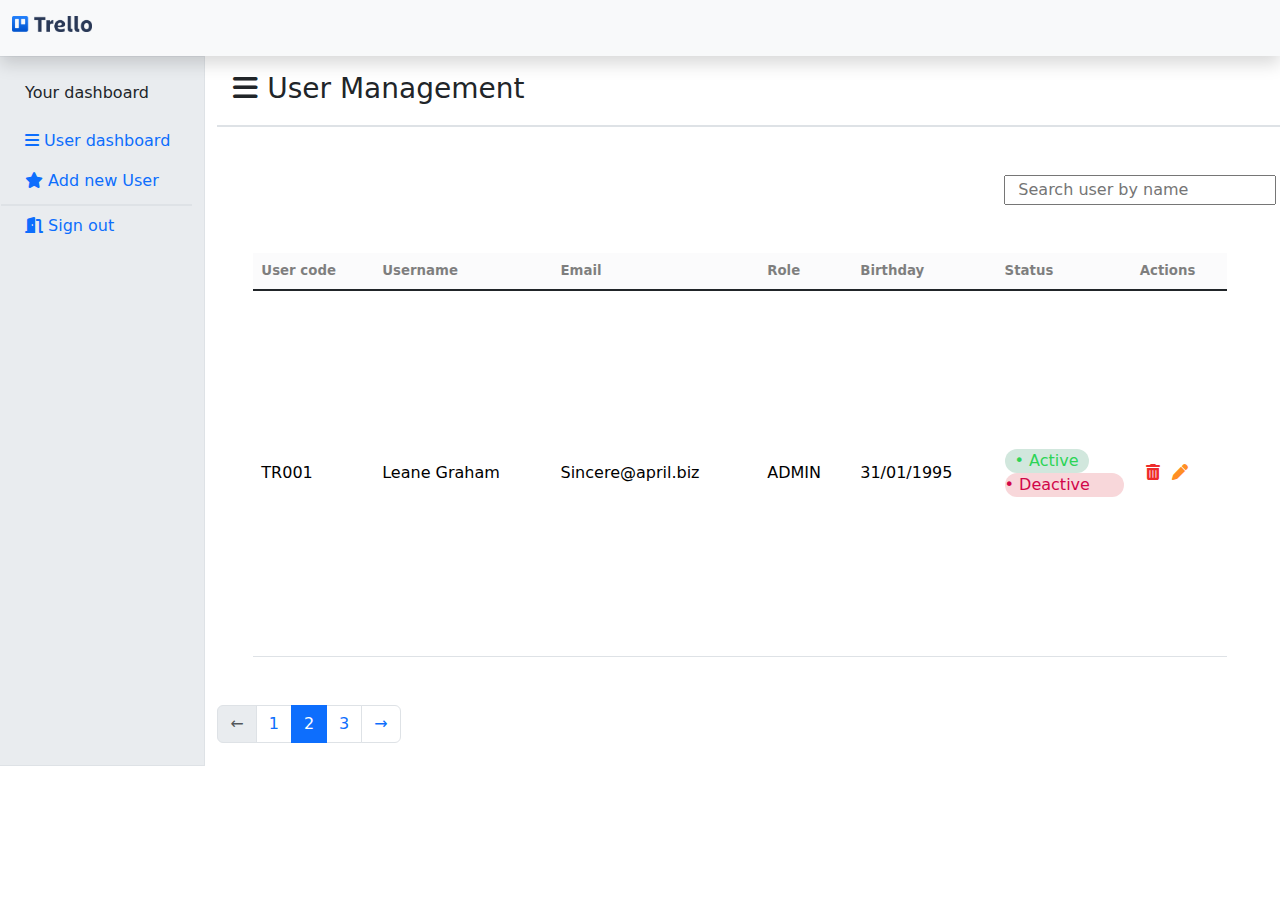
<file: Dashboard.html>
<!DOCTYPE html>
<html lang="en">
  <head>
    <meta charset="UTF-8" />
    <meta name="viewport" content="width=device-width, initial-scale=1.0" />
    <link
      href="https://cdn.jsdelivr.net/npm/bootstrap@5.3.3/dist/css/bootstrap.min.css"
      rel="stylesheet"
      integrity="sha384-QWTKZyjpPEjISv5WaRU9OFeRpok6YctnYmDr5pNlyT2bRjXh0JMhjY6hW+ALEwIH"
      crossorigin="anonymous"
    />
    <link rel="stylesheet" href="./css/user_managerment.css" />
    <link
      rel="stylesheet"
      href="https://cdnjs.cloudflare.com/ajax/libs/font-awesome/6.7.2/css/all.min.css"
      integrity="sha512-Evv84Mr4kqVGRNSgIGL/F/aIDqQb7xQ2vcrdIwxfjThSH8CSR7PBEakCr51Ck+w+/U6swU2Im1vVX0SVk9ABhg=="
      crossorigin="anonymous"
      referrerpolicy="no-referrer"
    />
    <title>User Managerment</title>
  </head>
  <body>
    <!-- Navbar start-->
    <nav class="navbar shadow bg-body-tertiary">
      <div class="container-fluid">
        <a class="navbar-brand" href="#">
          <img
            src="./assets/images/navbar_logo.png"
            alt="Logo"
            width="80"
            height="16"
            class="d-inline-block align-text-top"
          />
        </a>
      </div>
    </nav>
    <!-- navbar end -->
    <div class="row h-100">
      <!-- sidebar start -->
      <div id="sideBar" class="col-2 border bg-body-secondary h-100">
        <div style="list-style-type: none" class="mt-4 mb-3 ms-4">
          Your dashboard
        </div>
        <div class="text-primary ms-4 mt-4">
          <a class="text-decoration-none"
            ><i class="fa-solid fa-bars"></i> User dashboard</a
          >
        </div>
        <div class="text-primary ms-4 mt-3">
          <a class="text-decoration-none"
            ><i class="fa-solid fa-star mb-3"></i> Add new User</a
          >
        </div>

        <div class="border-top border-2">
          <div class="text-primary ms-4 mt-2">
            <a class="text-decoration-none"
              ><i class="fa-solid fa-door-open"></i> Sign out</a
            >
          </div>
        </div>
      </div>
      <!-- sidebar end -->
      <!-- content -->
      <div class="d-flex flex-column col-10 h-100">
        <!--content header -->
        <div style="height: 71px" class="content-header border-2 border-bottom">
          <h3 class="m-3"><i class="fa-solid fa-bars"></i> User Management</h3>
        </div>
        <!-- search box -->
        <div class="row justify-content-end">
          <input
            class="col-3 mt-5 me-3"
            type="text"
            placeholder="Search user by name"
          />
        </div>
        <!-- table -->
        <div class="row col-11">
          <table class="table m-5">
            <thead class="table-light">
              <tr>
                <th>User code</th>
                <th>Username</th>
                <th>Email</th>
                <th>Role</th>
                <th>Birthday</th>
                <th>Status</th>
                <th>Actions</th>
              </tr>
            </thead>
            <tbody id="tableBody" class="table-group-divider">
              <tr>
                <td>TR001</td>
                <td>Leane Graham</td>
                <td>Sincere@april.biz</td>
                <td>ADMIN</td>
                <td>31/01/1995</td>
                <td>
                  <div
                    id="statusTag"
                    style="color: rgb(44, 212, 86)"
                    class="bg-success-subtle rounded-pill"
                  >
                    &bull; Active
                  </div>
                  <div
                    style="color: rgb(209, 6, 73)"
                    class="bg-danger-subtle rounded-pill"
                  >
                    &bull; Deactive
                  </div>
                </td>
                <td>
                  <button class="border-0 bg-white">
                    <i
                      class="fa-solid fa-trash-can"
                      style="color: #ee2b2b"
                    ></i></button
                  ><button class="border-0 bg-white">
                    <i class="fa-solid fa-pen" style="color: #ff8e24"></i>
                  </button>
                </td>
              </tr>
            </tbody>
          </table>
        </div>
        <!-- pages -->
        <div class="row">
          <nav aria-label="...">
            <ul class="pagination">
              <li class="page-item disabled">
                <a class="page-link">&#8592;</a>
              </li>
              <li class="page-item"><a class="page-link" href="#">1</a></li>
              <li class="page-item active" aria-current="page">
                <a class="page-link" href="#">2</a>
              </li>
              <li class="page-item"><a class="page-link" href="#">3</a></li>
              <li class="page-item">
                <a class="page-link" href="#">&#8594;</a>
              </li>
            </ul>
          </nav>
        </div>
      </div>
    </div>
    <!-- js -->
    <script src="./js/main.js"></script>
    <!-- <script src="./js/database.js"></script> -->
    <script
      src="https://cdn.jsdelivr.net/npm/bootstrap@5.3.3/dist/js/bootstrap.bundle.min.js"
      integrity="sha384-YvpcrYf0tY3lHB60NNkmXc5s9fDVZLESaAA55NDzOxhy9GkcIdslK1eN7N6jIeHz"
      crossorigin="anonymous"
    ></script>
  </body>
</html>
</file>
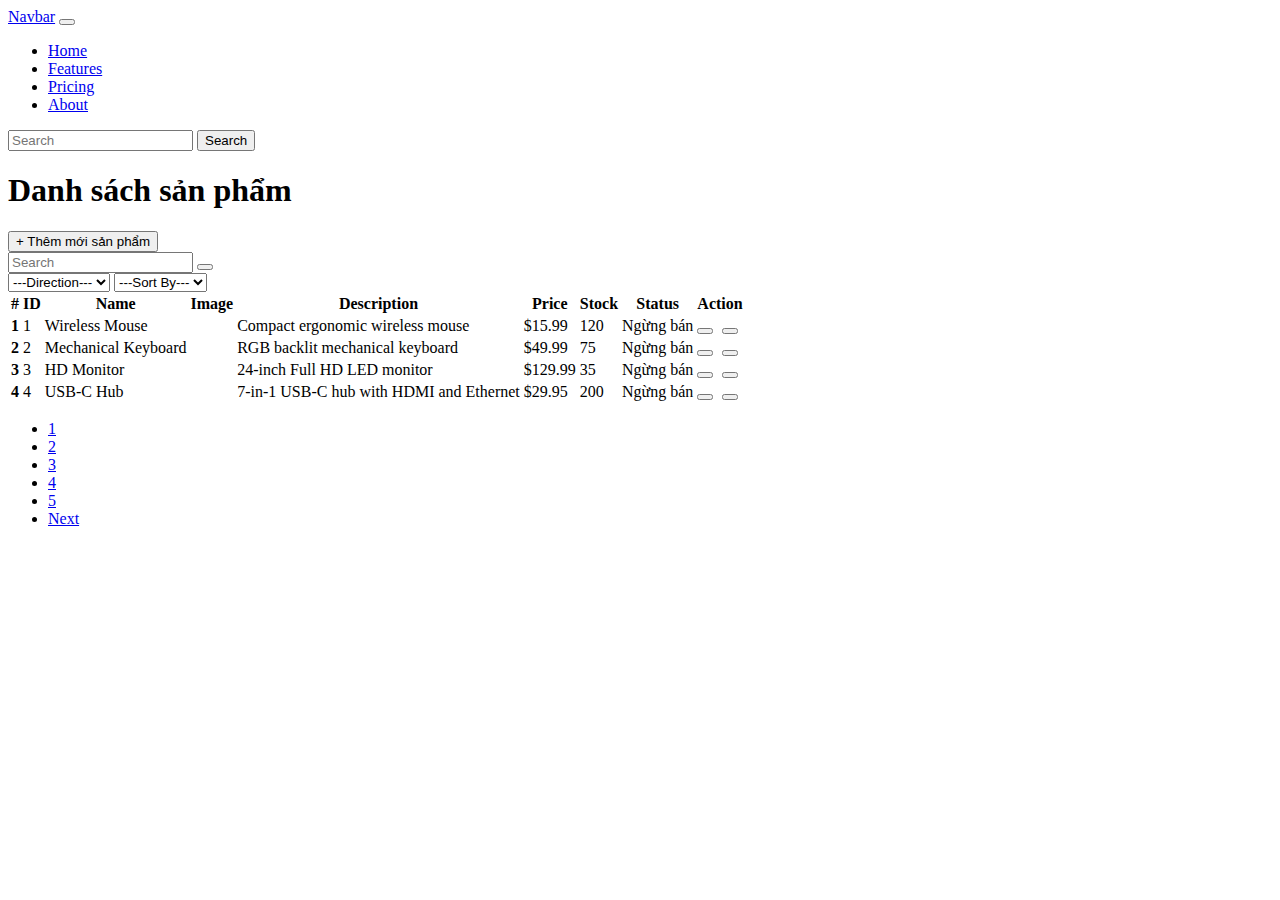
<file: demo.html>
<!DOCTYPE html>
<html lang="en">
  <head>
    <meta charset="UTF-8" />
    <meta name="viewport" content="width=device-width, initial-scale=1.0" />
    <title>Document</title>
    <link
      href="https://cdn.jsdelivr.net/npm/bootstrap@5.3.5/dist/css/bootstrap.min.css"
      rel="stylesheet"
      integrity="sha384-SgOJa3DmI69IUzQ2PVdRZhwQ+dy64/BUtbMJw1MZ8t5HZApcHrRKUc4W0kG879m7"
      crossorigin="anonymous"
    />
    <link
      rel="stylesheet"
      href="https://site-assets.fontawesome.com/releases/v6.7.2/css/all.css"
    />
  </head>

  <body onload="renderListProduct()">
    <header>
      <nav class="navbar navbar-expand-lg bg-primary" data-bs-theme="dark">
        <div class="container-fluid">
          <a class="navbar-brand" href="#">Navbar</a>
          <button
            class="navbar-toggler"
            type="button"
            data-bs-toggle="collapse"
            data-bs-target="#navbarColor02"
            aria-controls="navbarColor02"
            aria-expanded="false"
            aria-label="Toggle navigation"
          >
            <span class="navbar-toggler-icon"></span>
          </button>
          <div class="collapse navbar-collapse" id="navbarColor02">
            <ul class="navbar-nav me-auto mb-2 mb-lg-0">
              <li class="nav-item">
                <a class="nav-link active" aria-current="page" href="#">Home</a>
              </li>
              <li class="nav-item">
                <a class="nav-link" href="#">Features</a>
              </li>
              <li class="nav-item">
                <a class="nav-link" href="#">Pricing</a>
              </li>
              <li class="nav-item">
                <a class="nav-link" href="#">About</a>
              </li>
            </ul>
            <form class="d-flex" role="search">
              <input
                class="form-control me-2"
                type="search"
                placeholder="Search"
                aria-label="Search"
              />
              <button class="btn btn-outline-light" type="submit">
                Search
              </button>
            </form>
          </div>
        </div>
      </nav>
    </header>

    <main>
      <div class="content m-5 p-4 rounded rounded-1 border border-1">
        <h1 class="text-center">Danh sách sản phẩm</h1>
        <!-- <button onclick="showFormAdd()">Show Form ADD</button> -->
        <div class="d-flex justify-content-between align-items-center">
          <button
            class="btn btn-primary mb-5"
            data-bs-toggle="modal"
            data-bs-target="#modal-add"
          >
            + Thêm mới sản phẩm
          </button>
          <form class="d-flex" role="search" id="form-search">
            <input
              class="form-control me-2"
              type="search"
              id="keyword"
              placeholder="Search"
              aria-label="Search"
            />
            <button class="btn btn-outline-success" type="submit">
              <i class="fa-light fa-magnifying-glass-dollar"></i>
            </button>
          </form>
          <div style="max-width: 30%" class="d-flex">
            <select
              class="form-select"
              aria-label="Default select example"
              id="direction"
            >
              <option selected>---Direction---</option>
              <option value="name">Name</option>
              <option value="price">Price</option>
              <option value="stock">Stock</option>
            </select>
            <select
              class="form-select"
              aria-label="Default select example"
              id="sort-by"
            >
              <option selected>---Sort By---</option>
              <option value="ASC">Ascending</option>
              <option value="DESC">Descending</option>
            </select>
          </div>
        </div>
        <!-- <a class="btn btn-primary mb-5" href="add-product.html">+ Thêm mới sản phẩm</a> -->
        <table class="table striped border border-3 border-danger p-2">
          <thead>
            <tr>
              <th scope="col">#</th>
              <th scope="col">ID</th>
              <th scope="col">Name</th>
              <th scope="col">Image</th>
              <th scope="col">Description</th>
              <th scope="col">Price</th>
              <th scope="col">Stock</th>
              <th scope="col">Status</th>
              <th scope="col" colspan="2">Action</th>
            </tr>
          </thead>
          <tbody id="tbody"></tbody>
        </table>
        <nav aria-label="...">
          <ul class="pagination justify-content-end" id="list-pagination"></ul>
        </nav>
      </div>
    </main>

    <!-- Modal  ADD-->
    <div
      class="modal fade"
      style="display: none"
      id="modal-add"
      tabindex="-1"
      aria-labelledby="exampleModalLabel"
      aria-hidden="true"
    >
      <div class="modal-dialog">
        <div class="modal-content">
          <div class="modal-header">
            <h1 class="modal-title fs-5" id="exampleModalLabel">
              Thêm mới sản phẩm
            </h1>
            <button
              type="button"
              class="btn-close"
              data-bs-dismiss="modal"
              aria-label="Close"
            ></button>
          </div>
          <div class="modal-body">
            <form class="row g-3 border border-1 border-primary p-2">
              <div class="col-md-6">
                <label for="id" class="form-label">Product ID</label>
                <input type="text" class="form-control" id="id" />
                <p class="text-danger" id="error_id"></p>
              </div>
              <div class="col-md-6">
                <label for="name" class="form-label">Product Name</label>
                <input type="text" class="form-control" id="name" />
              </div>
              <div class="col-md-6">
                <label for="description" class="form-label"
                  >Product Description</label
                >
                <textarea class="form-control" id="description"></textarea>
              </div>
              <div class="col-md-6">
                <label for="imgUrl" class="form-label">Product Image</label>
                <input type="text" class="form-control" id="imgUrl" />
              </div>
              <div class="col-md-6">
                <label for="price" class="form-label">Product Price</label>
                <input type="number" class="form-control" id="price" />
              </div>
              <div class="col-md-6">
                <label for="stock" class="form-label">Product Stock</label>
                <input type="number" class="form-control" id="stock" />
              </div>

              <div class="col-12">
                <button
                  type="button"
                  onclick="handleAddProduct()"
                  class="btn btn-primary"
                >
                  Add
                </button>
              </div>
            </form>
          </div>
        </div>
      </div>
    </div>
    <script src="./demo.js"></script>
    <script
      src="https://cdn.jsdelivr.net/npm/bootstrap@5.3.5/dist/js/bootstrap.bundle.min.js"
      integrity="sha384-k6d4wzSIapyDyv1kpU366/PK5hCdSbCRGRCMv+eplOQJWyd1fbcAu9OCUj5zNLiq"
      crossorigin="anonymous"
    ></script>
  </body>
</html>
</file>
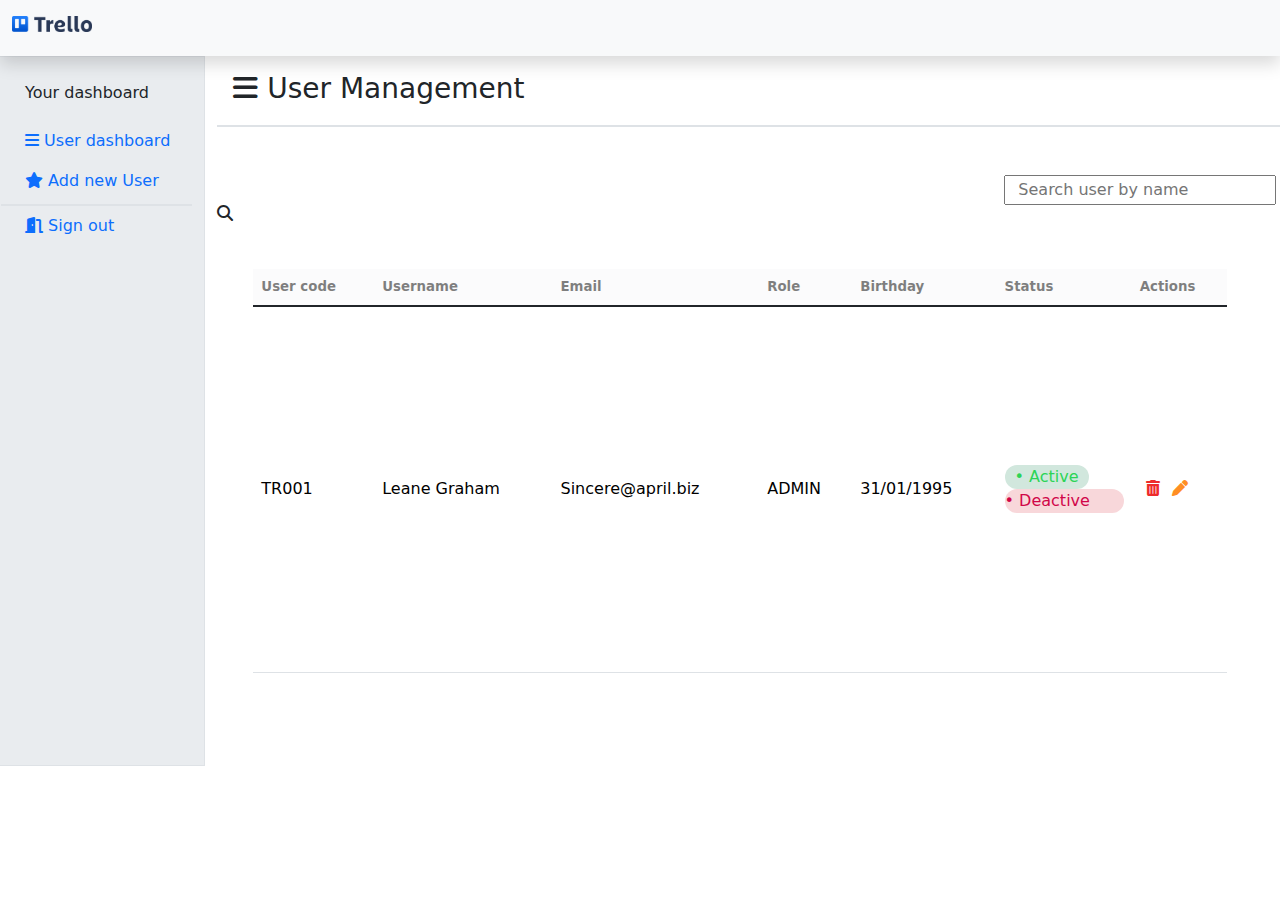
<file: pages/Dashboard.html>
<!DOCTYPE html>
<html lang="en">
  <head>
    <meta charset="UTF-8" />
    <meta name="viewport" content="width=device-width, initial-scale=1.0" />
    <link
      href="https://cdn.jsdelivr.net/npm/bootstrap@5.3.3/dist/css/bootstrap.min.css"
      rel="stylesheet"
      integrity="sha384-QWTKZyjpPEjISv5WaRU9OFeRpok6YctnYmDr5pNlyT2bRjXh0JMhjY6hW+ALEwIH"
      crossorigin="anonymous"
    />
    <link rel="stylesheet" href="../css/user_managerment.css" />
    <link
      rel="stylesheet"
      href="https://cdnjs.cloudflare.com/ajax/libs/font-awesome/6.7.2/css/all.min.css"
      integrity="sha512-Evv84Mr4kqVGRNSgIGL/F/aIDqQb7xQ2vcrdIwxfjThSH8CSR7PBEakCr51Ck+w+/U6swU2Im1vVX0SVk9ABhg=="
      crossorigin="anonymous"
      referrerpolicy="no-referrer"
    />
    <title>User Managerment</title>
  </head>
  <body>
    <!-- Navbar start-->
    <nav class="navbar shadow bg-body-tertiary">
      <div class="container-fluid">
        <a class="navbar-brand" href="#">
          <img
            src="../assets/images/navbar_logo.png"
            alt="Logo"
            width="80"
            height="16"
            class="d-inline-block align-text-top"
          />
        </a>
      </div>
    </nav>
    <!-- navbar end -->
    <!-- body -->
    <div class="row h-100">
      <!-- sidebar start -->
      <div id="sideBar" class="col-2 border bg-body-secondary h-100">
        <div style="list-style-type: none" class="mt-4 mb-3 ms-4">
          Your dashboard
        </div>
        <div class="text-primary ms-4 mt-4">
          <a class="text-decoration-none" href="./dashboard.html"
            ><i class="fa-solid fa-bars"></i> User dashboard</a
          >
        </div>
        <div class="text-primary ms-4 mt-3">
          <a class="text-decoration-none" href="./add_user.html"
            ><i class="fa-solid fa-star mb-3"></i> Add new User</a
          >
        </div>

        <div class="border-top border-2">
          <div class="text-primary ms-4 mt-2">
            <a class="text-decoration-none" href="./signin.html"
              ><i class="fa-solid fa-door-open"></i> Sign out</a
            >
          </div>
        </div>
      </div>
      <!-- sidebar end -->
      <!-- content -->
      <div class="d-flex flex-column col-10 h-100">
        <!--content header -->
        <div style="height: 71px" class="content-header border-2 border-bottom">
          <h3 class="m-3"><i class="fa-solid fa-bars"></i> User Management</h3>
        </div>
        <!-- search box -->
        <div class="row justify-content-end">
          <input
            id="search"
            name="search"
            class="col-3 mt-5 me-3"
            type="text"
            placeholder="Search user by name"
          />
          <i class="d-inline fa-solid fa-magnifying-glass"></i>
        </div>
        <!-- table -->
        <div class="row col-11">
          <table class="table m-5">
            <thead class="table-light">
              <tr>
                <th>User code</th>
                <th>Username</th>
                <th>Email</th>
                <th>Role</th>
                <th>Birthday</th>
                <th>Status</th>
                <th>Actions</th>
              </tr>
            </thead>
            <tbody id="tableBody" class="table-group-divider">
              <tr>
                <td>TR001</td>
                <td>Leane Graham</td>
                <td>Sincere@april.biz</td>
                <td>ADMIN</td>
                <td>31/01/1995</td>
                <td>
                  <div
                    id="statusTag"
                    style="color: rgb(44, 212, 86)"
                    class="bg-success-subtle rounded-pill"
                  >
                    &bull; Active
                  </div>
                  <div
                    style="color: rgb(209, 6, 73)"
                    class="bg-danger-subtle rounded-pill"
                  >
                    &bull; Deactive
                  </div>
                </td>
                <td>
                  <button class="border-0 bg-white">
                    <i
                      class="fa-solid fa-trash-can"
                      style="color: #ee2b2b"
                    ></i></button
                  ><button class="border-0 bg-white">
                    <i class="fa-solid fa-pen" style="color: #ff8e24"></i>
                  </button>
                </td>
              </tr>
            </tbody>
          </table>
        </div>

        <!-- pages -->
        <div class="row">
          <nav aria-label="...">
            <ul id="pages" class="pagination">
              <!-- <li class="page-item page-link">&#8592;</li> -->

              <!-- <li class="page-item page-link">&#8594;</li> -->
            </ul>
          </nav>
        </div>
      </div>
    </div>
    <!-- Modal -->
    <div
      class="modal fade"
      id="deleteModal"
      tabindex="-1"
      aria-labelledby="deleteModalLabel"
      aria-hidden="true"
    >
      <div class="modal-dialog modal-dialog modal-dialog-centered">
        <div class="modal-content">
          <div class="modal-header">
            <h1 class="modal-title fs-5" id="deleteModalLabel">
              Bạn có chắc muốn xóa người dùng :
            </h1>
            <button
              type="button"
              class="btn-close"
              data-bs-dismiss="modal"
              aria-label="Close"
            ></button>
          </div>
          <div id="modalHtml" class="modal-body">...</div>
          <div class="modal-footer">
            <button
              type="button"
              class="btn btn-secondary"
              data-bs-dismiss="modal"
            >
              Close
            </button>
            <button
              id="deleteBtn"
              type="button"
              class="btn btn-danger"
              data-bs-dismiss="modal"
            >
              Delete & Close
            </button>
          </div>
        </div>
      </div>
    </div>
    <!-- Modal end -->
    <!-- js -->
    <script src="../js/main.js"></script>
    <!-- <script src="../js/database.js"></script> -->
    <script
      src="https://cdn.jsdelivr.net/npm/bootstrap@5.3.3/dist/js/bootstrap.bundle.min.js"
      integrity="sha384-YvpcrYf0tY3lHB60NNkmXc5s9fDVZLESaAA55NDzOxhy9GkcIdslK1eN7N6jIeHz"
      crossorigin="anonymous"
    ></script>
  </body>
</html>
</file>
<file: css/user_managerment.css>
a {
  cursor: grab;
}
body {
  height: 710px;
}
table {
  height: 404px;
}
td {
  align-content: center;
}
th {
  font-size: smaller;
  opacity: 50%;
}
.rounded-pill {
  text-align: start;
}
#statusTag {
  text-align: center;
  max-width: fit-content;
  padding: 0 10px;
}
#successAlert {
  opacity: 0;
}
</file>
